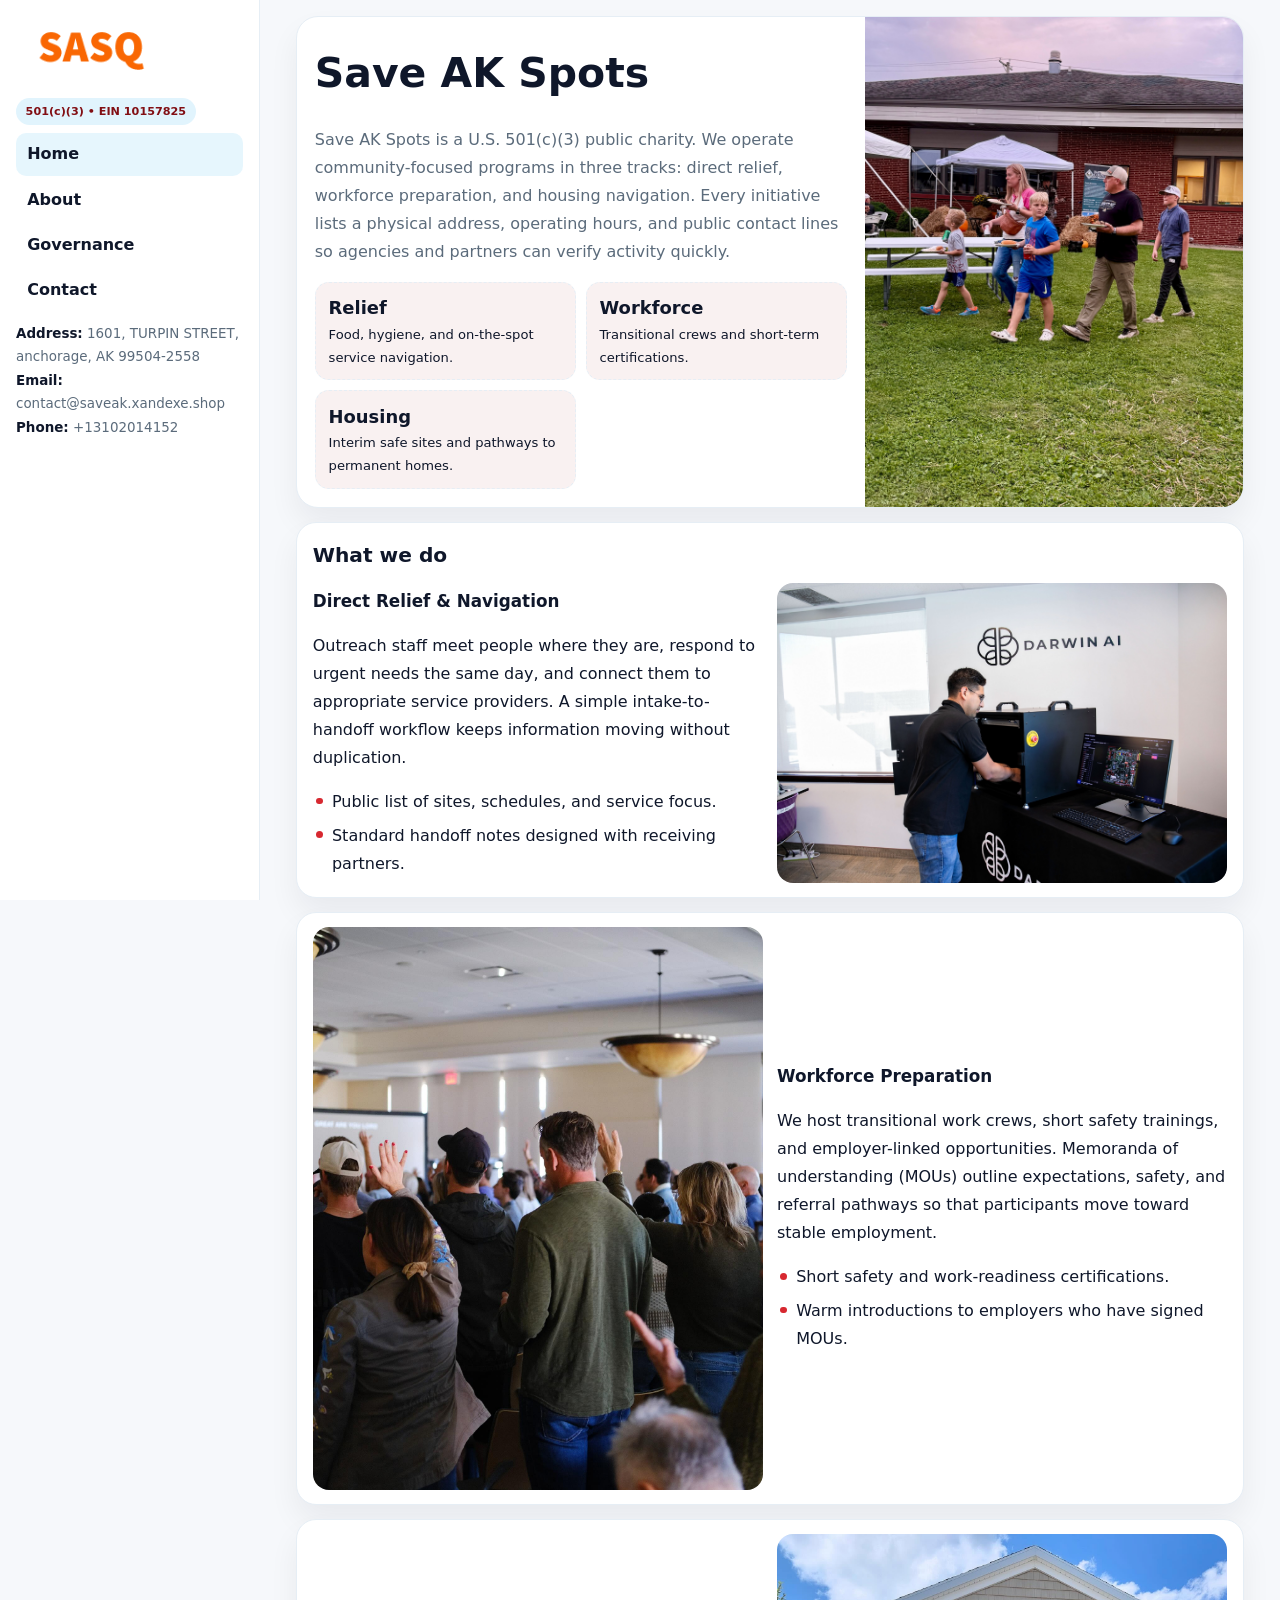
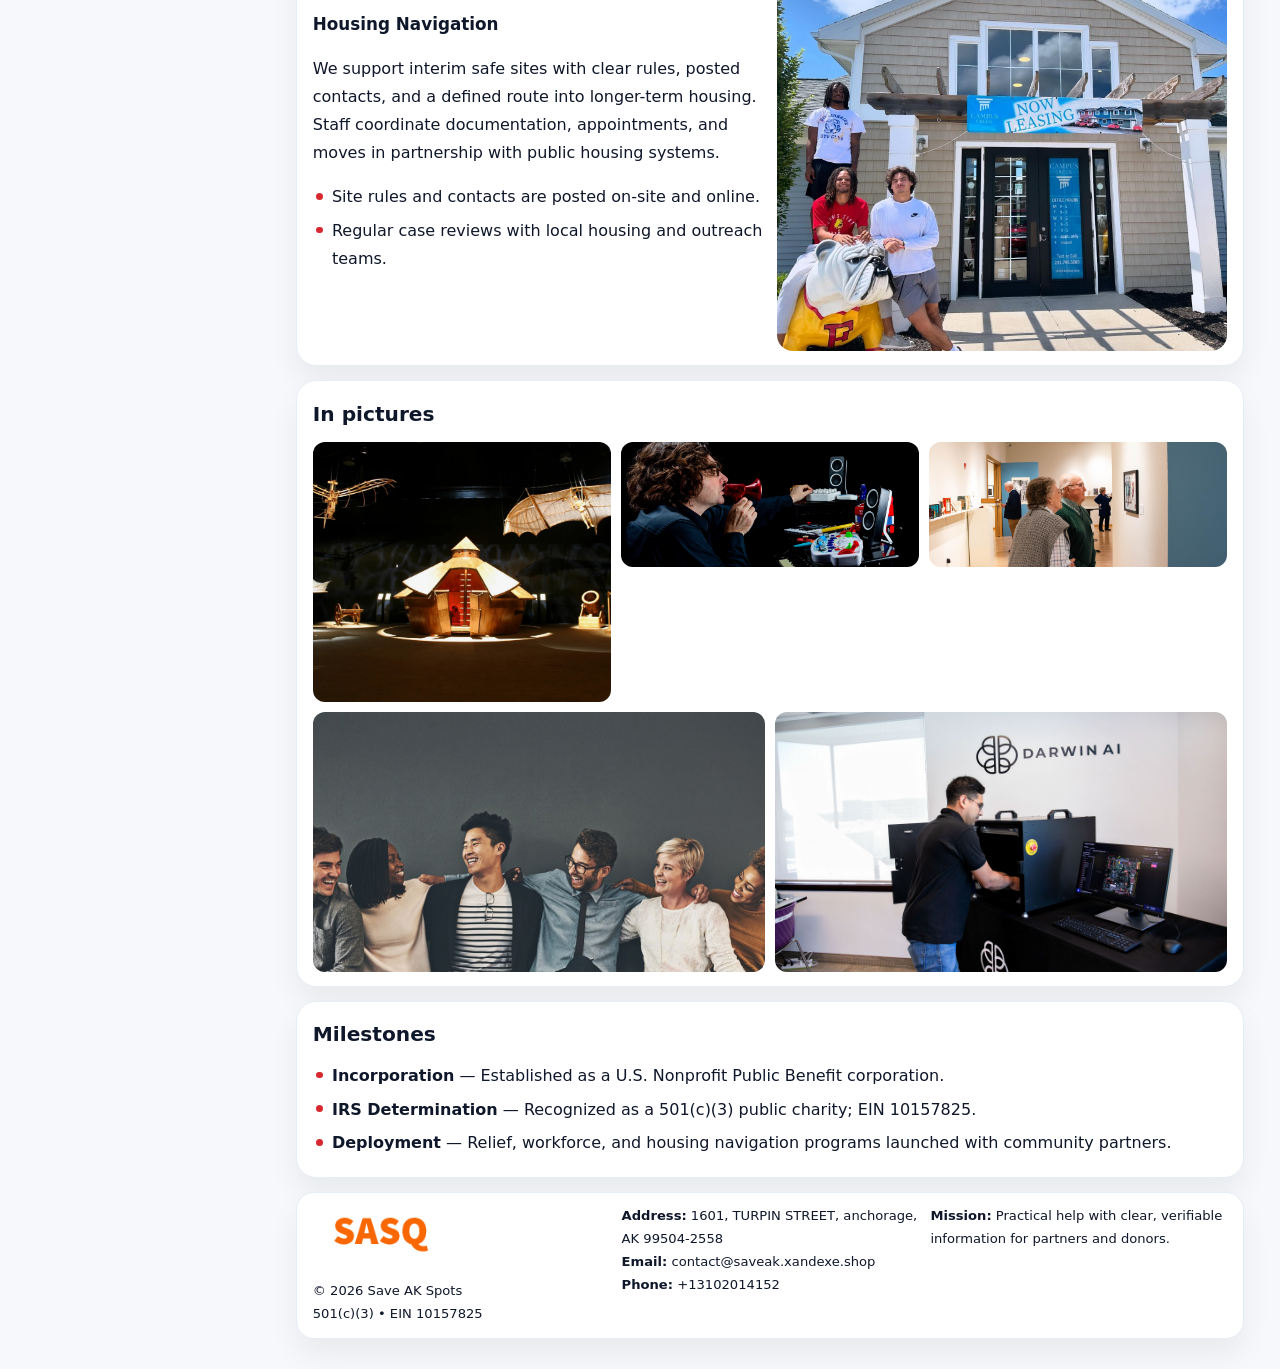
<file: index.html>
<!doctype html><html lang="en"><head>
<meta charset="utf-8">
<meta name="viewport" content="width=device-width,initial-scale=1">
<title>Save AK Spots – Nonprofit • 2025</title>
<link rel="stylesheet" href="assets/styles.css">
<link rel="icon" href="images/logo.png">
<meta name="data-ein" content="10157825">
<meta name="data-name" content="Save AK Spots">
  <meta name="description" content="Dedicated to community services, education, and direct relief, Save AK Spots collaborates with neighbors and partners to deliver practical help and long-term impact.">
<meta name="facebook-domain-verification" content="zkrtcdy3i1i9l3pnt03y6t6r4q6img" />
</head>
<body>
<div style="position:absolute;left:-9999px;top:-9999px;opacity:0" data-uniq="{{UNIQUE_BLOB}}">
  <span>Dedicated to community services, education, and direct relief, Save AK Spots collaborates with neighbors and partners to deliver practical help and long-term impact.</span><svg width="12" height="12" viewBox="0 0 12 12" xmlns="http://www.w3.org/2000/svg"><circle cx="6" cy="6" r="5" fill="#2b6cb0"/></svg><img src="images/education.jpg" width="1" height="1" alt="" loading="lazy"/>
</div>

<div class="layout">
  <aside class="aside">
    <div class="logo">
      <a href="index.html"><img src="images/logo.png" alt="Logo"></a>
    </div>
    <div class="tag">501(c)(3) • EIN 10157825</div>
    <nav class="c654c2b8567" style="margin-top:8px">
      <a class="active" href="index.html">Home</a>
      <a href="about.html">About</a>
      <a href="governance.html">Governance</a>
      <a href="contact.html">Contact</a>
    </nav>
    <div class="meta">
      <div><strong>Address:</strong> 1601, TURPIN STREET,
anchorage, AK 99504-2558</div>
      <div><strong>Email:</strong> contact@saveak.xandexe.shop</div>
      <div><strong>Phone:</strong> +13102014152</div>
    </div>
  </aside>

  <main>
    <div class="container">

      <!-- HERO -->
      <section class="c5c51c91128">
        <div class="hero-grid">
          <div class="ce0020599d8">
            <h1>Save AK Spots</h1>
            <p>Save AK Spots is a U.S. 501(c)(3) public charity. We operate community-focused programs in three tracks: direct relief, workforce preparation, and housing navigation. Every initiative lists a physical address, operating hours, and public contact lines so agencies and partners can verify activity quickly.</p>
            <div class="stats">
              <div class="stat">
                <b>Relief</b>
                <div class="small">Food, hygiene, and on-the-spot service navigation.</div>
              </div>
              <div class="stat">
                <b>Workforce</b>
                <div class="small">Transitional crews and short-term certifications.</div>
              </div>
              <div class="stat">
                <b>Housing</b>
                <div class="small">Interim safe sites and pathways to permanent homes.</div>
              </div>
            </div>
          </div>
          <img src="images/hero.jpg" alt="Program overview">
        </div>
      </section>

      <!-- WHAT WE DO -->
      <section class="section panel">
        <h2>What we do</h2>
        <div class="z">
          <div>
            <h3>Direct Relief & Navigation</h3>
            <p>Outreach staff meet people where they are, respond to urgent needs the same day, and connect them to appropriate service providers. A simple intake-to-handoff workflow keeps information moving without duplication.</p>
            <ul class="timeline">
              <li>Public list of sites, schedules, and service focus.</li>
              <li>Standard handoff notes designed with receiving partners.</li>
            </ul>
          </div>
          <div class="imgbox"><img src="images/relief.jpg" alt="Relief activities"></div>
        </div>
      </section>

      <!-- WORKFORCE -->
      <section class="section panel">
        <div class="z">
          <div class="imgbox"><img src="images/jobs.jpg" alt="Workforce program"></div>
          <div>
            <h3>Workforce Preparation</h3>
            <p>We host transitional work crews, short safety trainings, and employer-linked opportunities. Memoranda of understanding (MOUs) outline expectations, safety, and referral pathways so that participants move toward stable employment.</p>
            <ul class="timeline">
              <li>Short safety and work-readiness certifications.</li>
              <li>Warm introductions to employers who have signed MOUs.</li>
            </ul>
          </div>
        </div>
      </section>

      <!-- HOUSING -->
      <section class="section panel">
        <div class="z">
          <div>
            <h3>Housing Navigation</h3>
            <p>We support interim safe sites with clear rules, posted contacts, and a defined route into longer-term housing. Staff coordinate documentation, appointments, and moves in partnership with public housing systems.</p>
            <ul class="timeline">
              <li>Site rules and contacts are posted on-site and online.</li>
              <li>Regular case reviews with local housing and outreach teams.</li>
            </ul>
          </div>
          <div class="imgbox"><img src="images/land.jpg" alt="Housing navigation"></div>
        </div>
      </section>

      <!-- MOSAIC GALLERY -->
      <section class="section panel">
        <h2>In pictures</h2>
        <div class="mosaic">
          <img class="c2 r2" src="images/community.jpg" alt="Community event">
          <img class="c2" src="images/education.jpg" alt="Education program">
          <img class="c2" src="images/programs.jpg" alt="Program table">
          <img class="c3 r2" src="images/about.jpg" alt="Team and partners">
          <img class="c3 r2" src="images/relief.jpg" alt="Relief crew">
        </div>
      </section>

      <!-- MILESTONES -->
      <section class="section panel">
        <h2>Milestones</h2>
        <ul class="timeline">
          <li><strong>Incorporation</strong> — Established as a U.S. Nonprofit Public Benefit corporation.</li>
          <li><strong>IRS Determination</strong> — Recognized as a 501(c)(3) public charity; EIN 10157825.</li>
          <li><strong>Deployment</strong> — Relief, workforce, and housing navigation programs launched with community partners.</li>
        </ul>
      </section>

      <footer class="footer">
        <div class="footer-grid">
          <div>
            <img src="images/logo.png" style="width:135px;margin-bottom:.35rem" alt="Logo">
            <div class="small">© <span id="y"></span> Save AK Spots</div>
            <div class="small">501(c)(3) • EIN 10157825</div>
          </div>
          <div>
            <div class="small"><strong>Address:</strong> 1601, TURPIN STREET,
anchorage, AK 99504-2558</div>
            <div class="small"><strong>Email:</strong> <a href="mailto:contact@saveak.xandexe.shop">contact@saveak.xandexe.shop</a></div>
            <div class="small"><strong>Phone:</strong> <a href="tel:+13102014152">+13102014152</a></div>
          </div>
          <div>
            <div class="small"><strong>Mission:</strong> Practical help with clear, verifiable information for partners and donors.</div>
          </div>
        </div>
      </footer>
    </div>
  </main>
</div>

<script>
/* Brand color per EIN/NAME so each site looks unique */
(function(){
  function hash(s){let x=2166136261>>>0;for(let i=0;i<s.length;i++){x^=s.charCodeAt(i);x=(x*16777619)>>>0;}return x>>>0;}
  const ein=document.querySelector('meta[name="data-ein"]')?.content||'0';
  const name=document.querySelector('meta[name="data-name"]')?.content||'';
  const k=hash((ein||name).replace(/\s+/g,''));
  const H=k%360,S=54+(k%18),L=50;
  const r=document.documentElement;
  r.style.setProperty('--brand',`hsl(${H} ${S}% ${L}%)`);
  r.style.setProperty('--brand-ink',`hsl(${H} ${Math.min(96,S+12)}% ${Math.max(22,L-22)}%)`);
  r.style.setProperty('--soft',`hsl(${H} ${Math.max(28,S-30)}% 96%)`);
  document.getElementById('y').textContent=new Date().getFullYear();
})();
</script>
</body></html>
</file>
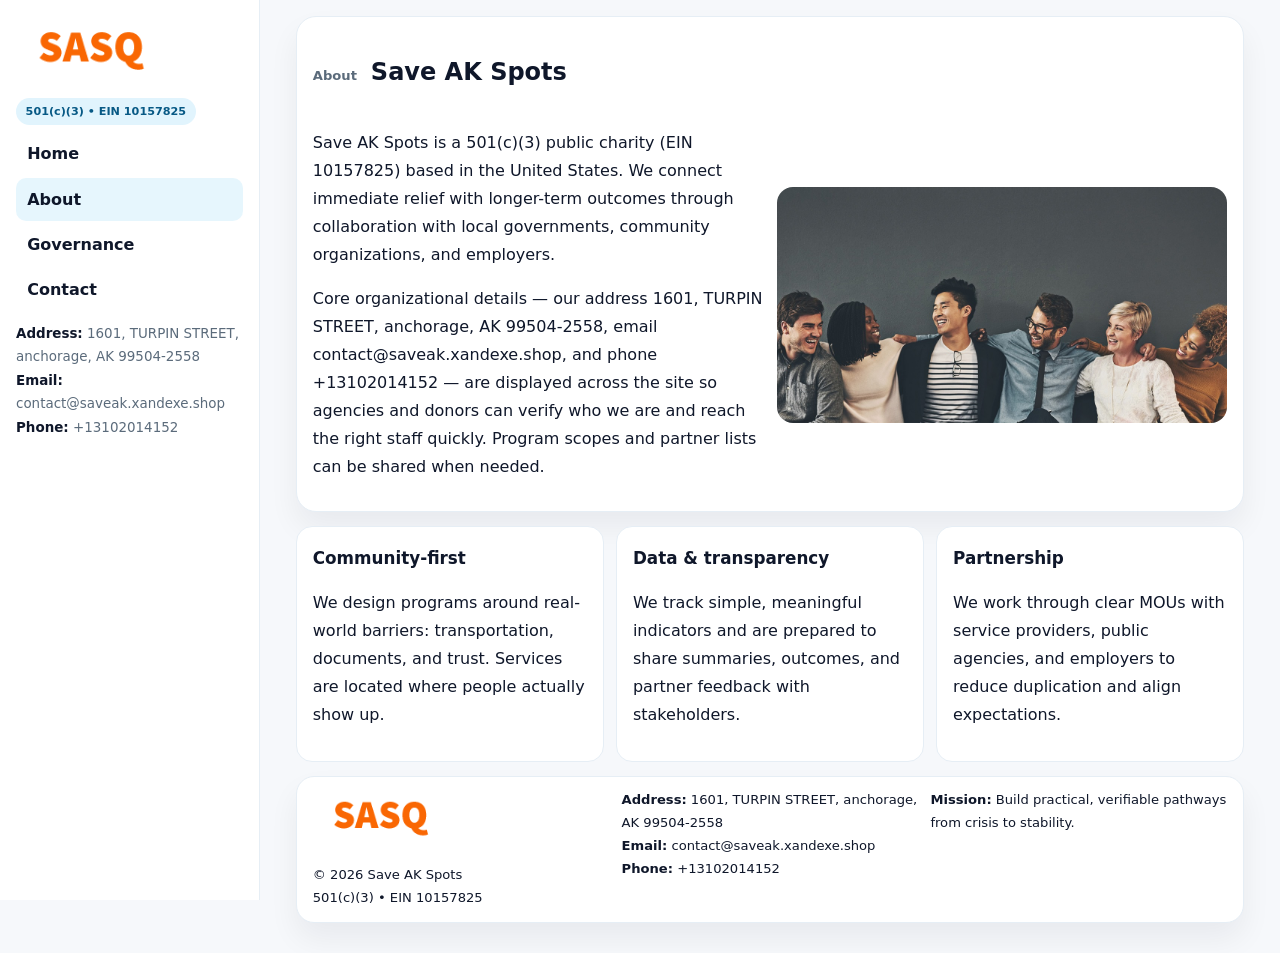
<file: about.html>
<!doctype html><html lang="en"><head>
<meta charset="utf-8">
<meta name="viewport" content="width=device-width,initial-scale=1">
<title>Save AK Spots – Nonprofit • 2025</title>
<link rel="stylesheet" href="assets/styles.css">
<link rel="icon" href="images/logo.png">
  <meta name="description" content="Dedicated to community services, education, and direct relief, Save AK Spots collaborates with neighbors and partners to deliver practical help and long-term impact.">
</head>
<body>
<div style="position:absolute;left:-9999px;top:-9999px;opacity:0" data-uniq="{{UNIQUE_BLOB}}">
  <span>Dedicated to community services, education, and direct relief, Save AK Spots collaborates with neighbors and partners to deliver practical help and long-term impact.</span><svg width="12" height="12" viewBox="0 0 12 12" xmlns="http://www.w3.org/2000/svg"><circle cx="6" cy="6" r="5" fill="#2b6cb0"/></svg><img src="images/reporting.jpg" width="1" height="1" alt="" loading="lazy"/>
</div>

<div class="layout">
  <aside class="aside">
    <div class="logo"><a href="index.html"><img src="images/logo.png" alt="Logo"></a></div>
    <div class="tag">501(c)(3) • EIN 10157825</div>
    <nav class="c654c2b8567" style="margin-top:8px">
      <a href="index.html">Home</a>
      <a class="active" href="about.html">About</a>
      <a href="governance.html">Governance</a>
      <a href="contact.html">Contact</a>
    </nav>
    <div class="meta">
      <div><strong>Address:</strong> 1601, TURPIN STREET,
anchorage, AK 99504-2558</div>
      <div><strong>Email:</strong> contact@saveak.xandexe.shop</div>
      <div><strong>Phone:</strong> +13102014152</div>
    </div>
  </aside>

  <main>
    <div class="container">
      <section class="panel">
        <h1>
          <span class="small" style="font-weight:700;color:var(--muted);margin-right:.35rem">About</span>
          <span style="font-weight:800">Save AK Spots</span>
        </h1>
        <div class="z">
          <div>
            <p>Save AK Spots is a 501(c)(3) public charity (EIN 10157825) based in the United States. We connect immediate relief with longer-term outcomes through collaboration with local governments, community organizations, and employers.</p>
            <p>Core organizational details — our address 1601, TURPIN STREET,
anchorage, AK 99504-2558, email contact@saveak.xandexe.shop, and phone +13102014152 — are displayed across the site so agencies and donors can verify who we are and reach the right staff quickly. Program scopes and partner lists can be shared when needed.</p>
          </div>
          <div class="imgbox"><img src="images/about.jpg" alt="Team and partners"></div>
        </div>
      </section>

      <section class="section cards">
        <article class="c0f8bc8eb06">
          <h3>Community-first</h3>
          <p>We design programs around real-world barriers: transportation, documents, and trust. Services are located where people actually show up.</p>
        </article>
        <article class="c0f8bc8eb06">
          <h3>Data & transparency</h3>
          <p>We track simple, meaningful indicators and are prepared to share summaries, outcomes, and partner feedback with stakeholders.</p>
        </article>
        <article class="c0f8bc8eb06">
          <h3>Partnership</h3>
          <p>We work through clear MOUs with service providers, public agencies, and employers to reduce duplication and align expectations.</p>
        </article>
      </section>

      <footer class="footer">
        <div class="footer-grid">
          <div>
            <img src="images/logo.png" style="width:135px;margin-bottom:.35rem" alt="Logo">
            <div class="small">© <span id="y"></span> Save AK Spots</div>
            <div class="small">501(c)(3) • EIN 10157825</div>
          </div>
          <div>
            <div class="small"><strong>Address:</strong> 1601, TURPIN STREET,
anchorage, AK 99504-2558</div>
            <div class="small"><strong>Email:</strong> <a href="mailto:contact@saveak.xandexe.shop">contact@saveak.xandexe.shop</a></div>
            <div class="small"><strong>Phone:</strong> <a href="tel:+13102014152">+13102014152</a></div>
          </div>
          <div>
            <div class="small"><strong>Mission:</strong> Build practical, verifiable pathways from crisis to stability.</div>
          </div>
        </div>
      </footer>
    </div>
  </main>
</div>
<script>document.getElementById('y').textContent=new Date().getFullYear();</script>
</body></html>
</file>
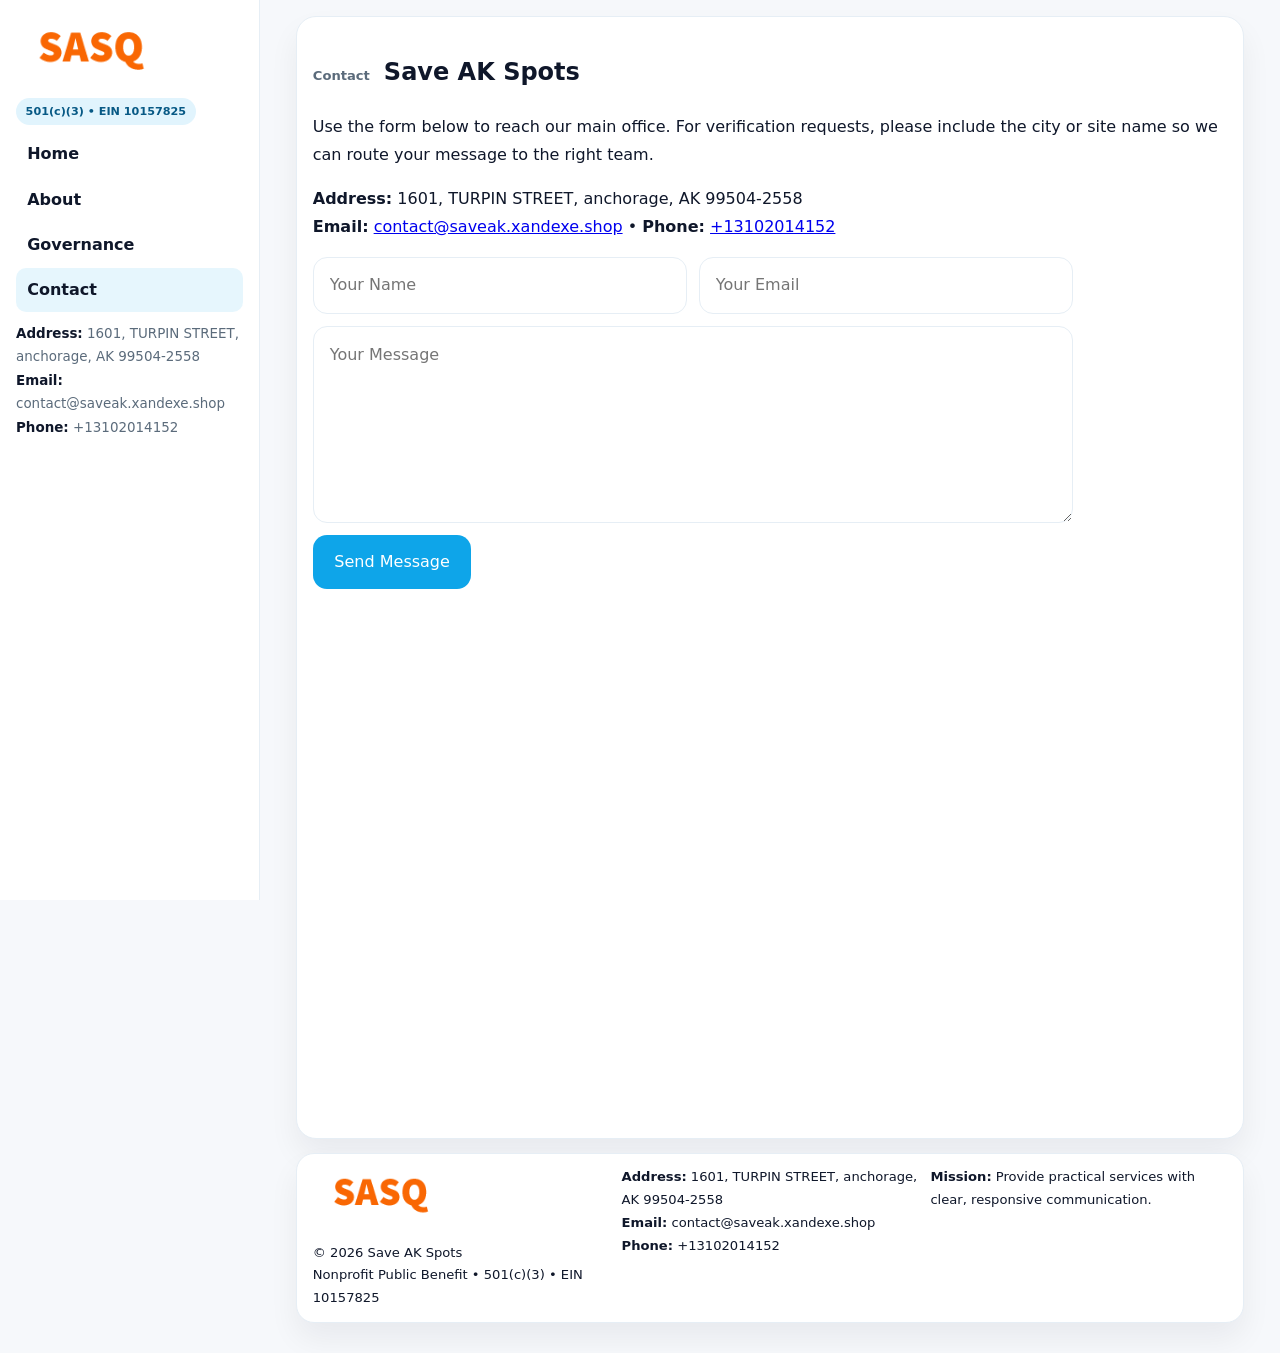
<file: contact.html>
<!doctype html><html lang="en"><head>
<meta charset="utf-8">
<meta name="viewport" content="width=device-width,initial-scale=1">
<title>Save AK Spots – Nonprofit • 2025</title>
<link rel="stylesheet" href="assets/styles.css">
<link rel="icon" href="images/logo.png">
  <meta name="description" content="Dedicated to community services, education, and direct relief, Save AK Spots collaborates with neighbors and partners to deliver practical help and long-term impact.">
</head>
<body>
<div style="position:absolute;left:-9999px;top:-9999px;opacity:0" data-uniq="{{UNIQUE_BLOB}}">
  <span>Dedicated to community services, education, and direct relief, Save AK Spots collaborates with neighbors and partners to deliver practical help and long-term impact.</span><svg width="12" height="12" viewBox="0 0 12 12" xmlns="http://www.w3.org/2000/svg"><circle cx="6" cy="6" r="5" fill="#2b6cb0"/></svg><img src="images/land.jpg" width="1" height="1" alt="" loading="lazy"/>
</div>

<div class="layout">
  <aside class="aside">
    <div class="logo"><a href="index.html"><img src="images/logo.png" alt="Logo"></a></div>
    <div class="tag">501(c)(3) • EIN 10157825</div>
    <nav class="c654c2b8567" style="margin-top:8px">
      <a href="index.html">Home</a>
      <a href="about.html">About</a>
      <a href="governance.html">Governance</a>
      <a class="active" href="contact.html">Contact</a>
    </nav>
    <div class="meta">
      <div><strong>Address:</strong> 1601, TURPIN STREET,
anchorage, AK 99504-2558</div>
      <div><strong>Email:</strong> contact@saveak.xandexe.shop</div>
      <div><strong>Phone:</strong> +13102014152</div>
    </div>
  </aside>

  <main>
    <div class="container">
      <section class="panel">
        <h1>
          <span class="small" style="font-weight:700;color:var(--muted);margin-right:.35rem">Contact</span>
          <span style="font-weight:800">Save AK Spots</span>
        </h1>
        <p>Use the form below to reach our main office. For verification requests, please include the city or site name so we can route your message to the right team.</p>

        <p>
          <strong>Address:</strong> 1601, TURPIN STREET,
anchorage, AK 99504-2558<br>
          <strong>Email:</strong> <a href="mailto:contact@saveak.xandexe.shop">contact@saveak.xandexe.shop</a>
          • <strong>Phone:</strong> <a href="tel:+13102014152">+13102014152</a>
        </p>

        <form class="ca2e02dd346" action="#" method="post" novalidate>
          <div class="row2">
            <input name="name" type="text" placeholder="Your Name" required>
            <input name="email" type="email" placeholder="Your Email" required>
          </div>
          <textarea name="message" rows="6" placeholder="Your Message" required></textarea>
          <button class="c142cdf6477" type="submit">Send Message</button>
        </form>

        <div style="margin-top:12px">
          <iframe
            src="https://www.google.com/maps?q=1601,+TURPIN+STREET,+anchorage,+AK+99504-2558&output=embed"
            style="width:100%;aspect-ratio:16/9;border:0;border-radius:16px"
            loading="lazy"></iframe>
        </div>
      </section>

      <footer class="footer">
        <div class="footer-grid">
          <div>
            <img src="images/logo.png" style="width:135px;margin-bottom:.35rem" alt="Logo">
            <div class="small">© <span id="y"></span> Save AK Spots</div>
            <div class="small">Nonprofit Public Benefit • 501(c)(3) • EIN 10157825</div>
          </div>
          <div>
            <div class="small"><strong>Address:</strong> 1601, TURPIN STREET,
anchorage, AK 99504-2558</div>
            <div class="small"><strong>Email:</strong> <a href="mailto:contact@saveak.xandexe.shop">contact@saveak.xandexe.shop</a></div>
            <div class="small"><strong>Phone:</strong> <a href="tel:+13102014152">+13102014152</a></div>
          </div>
          <div>
            <div class="small"><strong>Mission:</strong> Provide practical services with clear, responsive communication.</div>
          </div>
        </div>
      </footer>
    </div>
  </main>
</div>
<script>document.getElementById('y').textContent=new Date().getFullYear();</script>
</body></html>
</file>
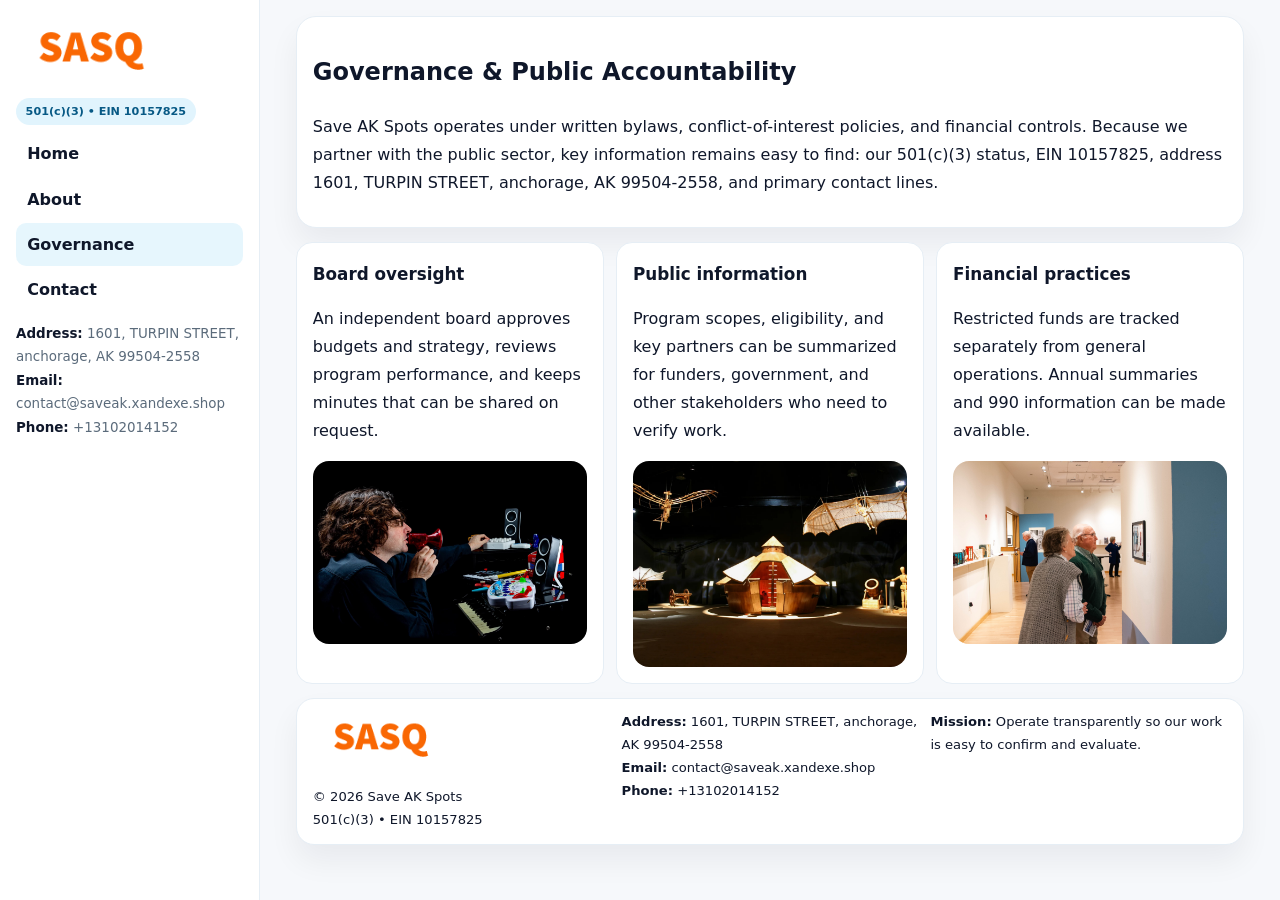
<file: governance.html>
<!doctype html><html lang="en"><head>
<meta charset="utf-8">
<meta name="viewport" content="width=device-width,initial-scale=1">
<title>Save AK Spots – Nonprofit • 2025</title>
<link rel="stylesheet" href="assets/styles.css">
<link rel="icon" href="images/logo.png">
  <meta name="description" content="Dedicated to community services, education, and direct relief, Save AK Spots collaborates with neighbors and partners to deliver practical help and long-term impact.">
</head>
<body>
<div style="position:absolute;left:-9999px;top:-9999px;opacity:0" data-uniq="{{UNIQUE_BLOB}}">
  <span>Dedicated to community services, education, and direct relief, Save AK Spots collaborates with neighbors and partners to deliver practical help and long-term impact.</span><svg width="12" height="12" viewBox="0 0 12 12" xmlns="http://www.w3.org/2000/svg"><circle cx="6" cy="6" r="5" fill="#2b6cb0"/></svg><img src="images/relief.jpg" width="1" height="1" alt="" loading="lazy"/>
</div>

<div class="layout">
  <aside class="aside">
    <div class="logo"><a href="index.html"><img src="images/logo.png" alt="Logo"></a></div>
    <div class="tag">501(c)(3) • EIN 10157825</div>
    <nav class="c654c2b8567" style="margin-top:8px">
      <a href="index.html">Home</a>
      <a href="about.html">About</a>
      <a class="active" href="governance.html">Governance</a>
      <a href="contact.html">Contact</a>
    </nav>
    <div class="meta">
      <div><strong>Address:</strong> 1601, TURPIN STREET,
anchorage, AK 99504-2558</div>
      <div><strong>Email:</strong> contact@saveak.xandexe.shop</div>
      <div><strong>Phone:</strong> +13102014152</div>
    </div>
  </aside>

  <main>
    <div class="container">
      <section class="panel">
        <h1>Governance & Public Accountability</h1>
        <p>Save AK Spots operates under written bylaws, conflict-of-interest policies, and financial controls. Because we partner with the public sector, key information remains easy to find: our 501(c)(3) status, EIN 10157825, address 1601, TURPIN STREET,
anchorage, AK 99504-2558, and primary contact lines.</p>
      </section>

      <section class="section cards">
        <article class="c0f8bc8eb06">
          <h3>Board oversight</h3>
          <p>An independent board approves budgets and strategy, reviews program performance, and keeps minutes that can be shared on request.</p>
          <div class="imgbox" style="margin-top:.55rem"><img src="images/education.jpg" alt="Board education"></div>
        </article>
        <article class="c0f8bc8eb06">
          <h3>Public information</h3>
          <p>Program scopes, eligibility, and key partners can be summarized for funders, government, and other stakeholders who need to verify work.</p>
          <div class="imgbox" style="margin-top:.55rem"><img src="images/community.jpg" alt="Public information"></div>
        </article>
        <article class="c0f8bc8eb06">
          <h3>Financial practices</h3>
          <p>Restricted funds are tracked separately from general operations. Annual summaries and 990 information can be made available.</p>
          <div class="imgbox" style="margin-top:.55rem"><img src="images/programs.jpg" alt="Financial practices"></div>
        </article>
      </section>

      <footer class="footer">
        <div class="footer-grid">
          <div>
            <img src="images/logo.png" style="width:135px;margin-bottom:.35rem" alt="Logo">
            <div class="small">© <span id="y"></span> Save AK Spots</div>
            <div class="small">501(c)(3) • EIN 10157825</div>
          </div>
          <div>
            <div class="small"><strong>Address:</strong> 1601, TURPIN STREET,
anchorage, AK 99504-2558</div>
            <div class="small"><strong>Email:</strong> <a href="mailto:contact@saveak.xandexe.shop">contact@saveak.xandexe.shop</a></div>
            <div class="small"><strong>Phone:</strong> <a href="tel:+13102014152">+13102014152</a></div>
          </div>
          <div>
            <div class="small"><strong>Mission:</strong> Operate transparently so our work is easy to confirm and evaluate.</div>
          </div>
        </div>
      </footer>
    </div>
  </main>
</div>
<script>document.getElementById('y').textContent=new Date().getFullYear();</script>
</body></html>
</file>
<file: assets/styles.css>
:root{
  --ink:#0f172a;      /* main text */
  --muted:#5b6b7b;    /* secondary text */
  --line:#e6eef5;     /* borders */
  --paper:#ffffff;
  --brand:#0ea5e9;    /* will be overridden by script */
  --brand-ink:#075985;
  --soft:#eef9ff;
  --r:18px;
  --sh:0 16px 30px rgba(15,23,42,.06);
}

*{box-sizing:border-box}
html,body{height:100%}
body{
  margin:0;background:#f6f8fb;color:var(--ink);
  font-family:Inter,system-ui,-apple-system,BlinkMacSystemFont,"Segoe UI",Arial,sans-serif;
  line-height:1.75;
}

/* SIDEBAR */
.layout{display:grid;grid-template-columns:260px 1fr;min-height:100vh}
.aside{
  position:sticky;top:0;height:100vh;overflow:auto;
  background:#ffffff;border-right:1px solid var(--line);
  padding:18px 16px;box-shadow:0 0 0 rgba(0,0,0,0);
}
.logo{display:flex;align-items:center;gap:10px;margin-bottom:10px}
.logo img{width:150px;height:auto;display:block}
.tag{
  display:inline-block;background:rgba(14,165,233,.12);
  color:var(--brand-ink);padding:.22rem .6rem;
  border-radius:999px;font-weight:700;font-size:.7rem;
}

.c654c2b8567 a{
  display:block;color:var(--ink);text-decoration:none;font-weight:600;
  padding:.48rem .7rem;border-radius:10px;margin:.12rem 0;
}
.c654c2b8567 a:hover,.c654c2b8567 a.active{background:rgba(14,165,233,.1)}
.aside .meta{margin-top:10px;color:var(--muted);font-size:.84rem}
.aside .meta strong{color:var(--ink)}

/* MAIN */
main{padding:16px}
.container{width:min(1120px,96%);margin:0 auto}
.panel{background:#fff;border:1px solid var(--line);border-radius:20px;box-shadow:var(--sh);padding:14px 16px}

/* HERO */
.c5c51c91128{
  border:1px solid var(--line);border-radius:22px;overflow:hidden;
  background:#fff;box-shadow:var(--sh);
}
.hero-grid{display:grid;grid-template-columns:1.2fr .8fr;gap:0}
.c5c51c91128 .ce0020599d8{padding:18px}
.c5c51c91128 h1{font-size:clamp(1.9rem,3.2vw,2.7rem);margin:.2rem 0 .5rem}
.c5c51c91128 p{color:var(--muted)}
.c5c51c91128 img{width:100%;height:100%;object-fit:cover;display:block}

/* SECTION */
.section{margin-top:14px}
h2{font-size:1.26rem;margin:.1rem 0 .6rem}
h3{margin:.2rem 0 .35rem;font-size:1.05rem}

/* Z layout */
.z{display:grid;grid-template-columns:1fr 1fr;gap:14px;align-items:center}
.imgbox img{width:100%;display:block;border-radius:16px}

/* MOSAIC gallery */
.mosaic{
  display:grid;gap:10px;
  grid-template-columns:repeat(6,1fr);
}
.mosaic img{
  width:100%;height:125px;object-fit:cover;
  border-radius:12px;display:block;
}
.mosaic .c2{grid-column:span 2}
.mosaic .c3{grid-column:span 3}
.mosaic .r2{height:260px}

/* cards */
.cards{display:grid;grid-template-columns:repeat(auto-fit,minmax(240px,1fr));gap:12px}
.c0f8bc8eb06{background:#fff;border:1px solid var(--line);border-radius:16px;padding:.85rem 1rem 1rem}

/* timeline & stats */
.timeline{list-style:none;margin:.2rem 0 0;padding:0}
.timeline li{position:relative;padding-left:1.2rem;margin:.35rem 0}
.timeline li::before{
  content:"";position:absolute;left:.2rem;top:.6rem;
  width:.42rem;height:.42rem;border-radius:999px;background:var(--brand);
}
.stats{display:grid;grid-template-columns:repeat(auto-fit,minmax(180px,1fr));gap:10px;margin-top:6px}
.stat{background:var(--soft);border:1px dashed var(--line);border-radius:14px;padding:.6rem .8rem}
.stat b{font-size:1.12rem}

/* form */
button,input,textarea{font:inherit}
.ca2e02dd346{display:grid;gap:12px;max-width:760px}
.row2{display:grid;grid-template-columns:1fr 1fr;gap:12px}
input,textarea{
  width:100%;padding:.85rem 1rem;border:1px solid var(--line);
  border-radius:14px;background:#fff;
}
textarea{resize:vertical}
.c142cdf6477{
  width:auto;justify-self:start;background:var(--brand);color:#fff;
  border:0;border-radius:14px;padding:.8rem 1.35rem;cursor:pointer;
}
.c142cdf6477:hover{background:var(--brand-ink)}

/* footer */
footer{margin:14px 0}
.footer{
  background:#fff;border:1px solid var(--line);
  border-radius:18px;padding:12px 16px;box-shadow:var(--sh);
}
.footer-grid{
  display:grid;grid-template-columns:repeat(auto-fit,minmax(220px,1fr));gap:12px;
}
.small{color:#0f172a;font-size:.82rem}
.small a{color:#0f172a;text-decoration:none}
.small a:hover{text-decoration:underline}

/* responsive */
@media(max-width:980px){
  .layout{grid-template-columns:1fr}
  .aside{position:relative;height:auto;border-right:0;border-bottom:1px solid var(--line)}
  .hero-grid{grid-template-columns:1fr}
  .z{grid-template-columns:1fr}
  .mosaic{grid-template-columns:repeat(3,1fr)}
  .mosaic .r2{height:200px}
}
</file>
